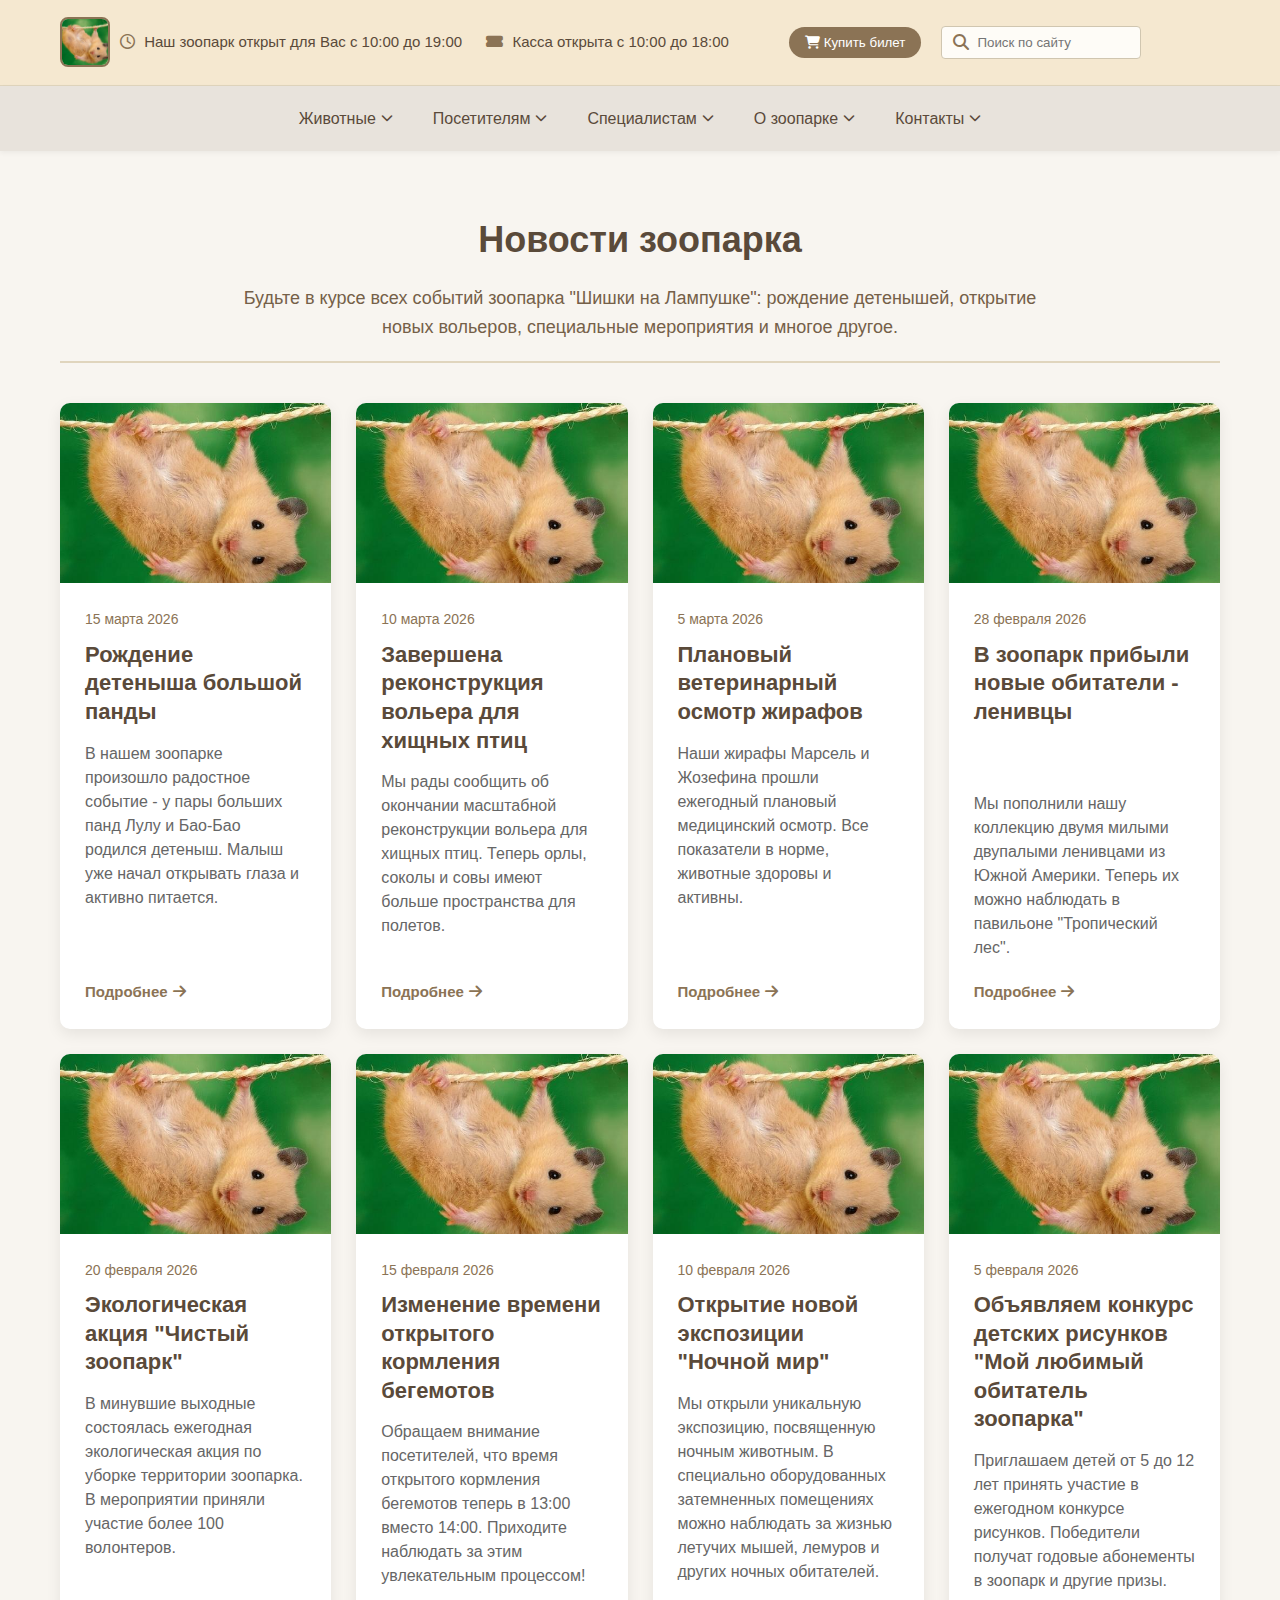
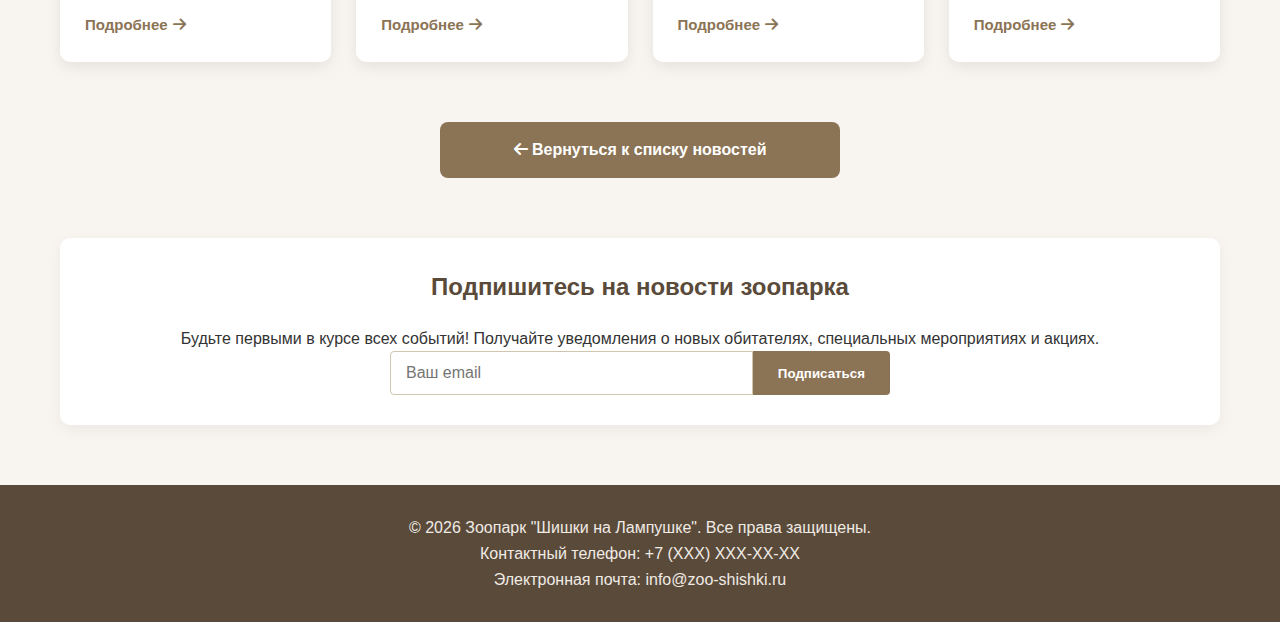
<file: mainnews.html>
<!DOCTYPE html>
<html lang="ru">
<head>
    <meta charset="UTF-8">
    <meta name="viewport" content="width=device-width, initial-scale=1.0">
    <title>Новости зоопарка "Шишки на Лампушке"</title>
    <link rel="stylesheet" href="https://cdnjs.cloudflare.com/ajax/libs/font-awesome/6.4.0/css/all.min.css">
    <link rel="stylesheet" href="css/mainnews.css">
</head>
<body>
    <!-- Верхний слой header -->
    <header class="header-top">
        <div class="header-top-container">
            <!-- Логотип - только картинка -->
            <div class="logo">
                <img src="pictures/kartinka.jpg" 
                     alt="Логотип зоопарка" class="logo-img">
            </div>
            
            <!-- Расписание прижато к логотипу -->
            <div class="schedule-container">
                <div class="schedule">
                    <span><i class="far fa-clock"></i> Наш зоопарк открыт для Вас с 10:00 до 19:00</span>
                    <span><i class="fas fa-ticket-alt"></i> Касса открыта с 10:00 до 18:00</span>
                </div>
                
                <div class="header-top-right">
                    <button class="btn-ticket"><i class="fas fa-shopping-cart"></i> Купить билет</button>
                    <div class="search-box">
                        <i class="fas fa-search"></i>
                        <input type="text" placeholder="Поиск по сайту">
                    </div>
                </div>
            </div>
        </div>
    </header>

    <!-- Нижний слой header -->
    <header class="header-bottom">
        <div class="header-bottom-container">
            <ul class="nav-menu">
                <li class="nav-item">
                    <a href="#" class="nav-link">Животные <i class="fas fa-chevron-down"></i></a>
                    <div class="dropdown-menu">
                        <a href="#" class="dropdown-item">Млекопитающие</a>
                        <a href="#" class="dropdown-item">Птицы</a>
                        <a href="#" class="dropdown-item">Рептилии</a>
                        <a href="#" class="dropdown-item">Амфибии</a>
                        <a href="#" class="dropdown-item">Рыбы</a>
                        <a href="#" class="dropdown-item">Насекомые</a>
                    </div>
                </li>
                <li class="nav-item">
                    <a href="#" class="nav-link">Посетителям <i class="fas fa-chevron-down"></i></a>
                    <div class="dropdown-menu">
                        <a href="#" class="dropdown-item">Часы работы и цены</a>
                        <a href="#" class="dropdown-item">Как добраться</a>
                        <a href="#" class="dropdown-item">Правила посещения</a>
                        <a href="#" class="dropdown-item">Экскурсии</a>
                        <a href="#" class="dropdown-item">Питание на территории</a>
                    </div>
                </li>
                <li class="nav-item">
                    <a href="#" class="nav-link">Специалистам <i class="fas fa-chevron-down"></i></a>
                    <div class="dropdown-menu">
                        <a href="#" class="dropdown-item">Научные исследования</a>
                        <a href="#" class="dropdown-item">Волонтерство</a>
                        <a href="#" class="dropdown-item">Стажировки</a>
                        <a href="#" class="dropdown-item">Конференции</a>
                    </div>
                </li>
                <li class="nav-item">
                    <a href="#" class="nav-link">О зоопарке <i class="fas fa-chevron-down"></i></a>
                    <div class="dropdown-menu">
                        <a href="#" class="dropdown-item">История зоопарка</a>
                        <a href="#" class="dropdown-item">Миссия и цели</a>
                        <a href="#" class="dropdown-item">Коллектив</a>
                        <a href="#" class="dropdown-item">Достижения</a>
                    </div>
                </li>
                <li class="nav-item">
                    <a href="#" class="nav-link">Контакты <i class="fas fa-chevron-down"></i></a>
                    <div class="dropdown-menu">
                        <a href="#" class="dropdown-item">Адрес и телефон</a>
                        <a href="#" class="dropdown-item">Обратная связь</a>
                        <a href="#" class="dropdown-item">Реквизиты</a>
                        <a href="#" class="dropdown-item">Вакансии</a>
                    </div>
                </li>
            </ul>
        </div>
    </header>
    
    <!-- Основной контент -->
    <main class="main-content">
        <!-- Заголовок страницы новостей -->
        <section class="page-header">
            <h1>Новости зоопарка</h1>
            <p>Будьте в курсе всех событий зоопарка "Шишки на Лампушке": рождение детенышей, открытие новых вольеров, специальные мероприятия и многое другое.</p>
        </section>
        
        <!-- Сетка карточек новостей -->
        <div class="news-grid">
            <!-- Карточка 1 -->
            <a href="news-detail-1.html" class="news-card-full">
                <div class="news-card-image">
                    <img src="pictures/kartinka.jpg" alt="Новый детеныш панды">
                </div>
                <div class="news-card-content">
                    <div class="news-card-date">15 марта 2026</div>
                    <h2 class="news-card-title">Рождение детеныша большой панды</h2>
                    <p class="news-card-text">В нашем зоопарке произошло радостное событие - у пары больших панд Лулу и Бао-Бао родился детеныш. Малыш уже начал открывать глаза и активно питается.</p>
                    <div class="news-card-more">Подробнее <i class="fas fa-arrow-right"></i></div>
                </div>
            </a>
            
            <!-- Карточка 2 -->
            <a href="news-detail-2.html" class="news-card-full">
                <div class="news-card-image">
                    <img src="pictures/kartinka.jpg" alt="Реконструкция вольера">
                </div>
                <div class="news-card-content">
                    <div class="news-card-date">10 марта 2026</div>
                    <h2 class="news-card-title">Завершена реконструкция вольера для хищных птиц</h2>
                    <p class="news-card-text">Мы рады сообщить об окончании масштабной реконструкции вольера для хищных птиц. Теперь орлы, соколы и совы имеют больше пространства для полетов.</p>
                    <div class="news-card-more">Подробнее <i class="fas fa-arrow-right"></i></div>
                </div>
            </a>
            
            <!-- Карточка 3 -->
            <a href="news-detail-3.html" class="news-card-full">
                <div class="news-card-image">
                    <img src="pictures/kartinka.jpg" alt="Ветеринарный осмотр">
                </div>  
                <div class="news-card-content">
                    <div class="news-card-date">5 марта 2026</div>
                    <h2 class="news-card-title">Плановый ветеринарный осмотр жирафов</h2>
                    <p class="news-card-text">Наши жирафы Марсель и Жозефина прошли ежегодный плановый медицинский осмотр. Все показатели в норме, животные здоровы и активны.</p>
                    <div class="news-card-more">Подробнее <i class="fas fa-arrow-right"></i></div>
                </div>
            </a>
            
            <!-- Карточка 4 -->
            <a href="news-detail-4.html" class="news-card-full">
                <div class="news-card-image">
                    <img src="pictures/kartinka.jpg" alt="Новый вид животных">
                </div>
                <div class="news-card-content">
                    <div class="news-card-date">28 февраля 2026</div>
                    <h2 class="news-card-title">В зоопарк прибыли новые обитатели - ленивцы</h2>
                    <p class="news-card-content">
                    <p class="news-card-text">Мы пополнили нашу коллекцию двумя милыми двупалыми ленивцами из Южной Америки. Теперь их можно наблюдать в павильоне "Тропический лес".</p>
                    <div class="news-card-more">Подробнее <i class="fas fa-arrow-right"></i></div>
                </div>
            </a>
            
            <!-- Карточка 5 -->
            <a href="news-detail-5.html" class="news-card-full">
                <div class="news-card-image">
                    <img src="pictures/kartinka.jpg" alt="Экологическая акция">
                </div>
                <div class="news-card-content">
                    <div class="news-card-date">20 февраля 2026</div>
                    <h2 class="news-card-title">Экологическая акция "Чистый зоопарк"</h2>
                    <p class="news-card-text">В минувшие выходные состоялась ежегодная экологическая акция по уборке территории зоопарка. В мероприятии приняли участие более 100 волонтеров.</p>
                    <div class="news-card-more">Подробнее <i class="fas fa-arrow-right"></i></div>
                </div>
            </a>
            
            <!-- Карточка 6 -->
            <a href="news-detail-6.html" class="news-card-full">
                <div class="news-card-image">
                    <img src="pictures/kartinka.jpg" alt="Кормление бегемотов">
                </div>
                <div class="news-card-content">
                    <div class="news-card-date">15 февраля 2026</div>
                    <h2 class="news-card-title">Изменение времени открытого кормления бегемотов</h2>
                    <p class="news-card-text">Обращаем внимание посетителей, что время открытого кормления бегемотов теперь в 13:00 вместо 14:00. Приходите наблюдать за этим увлекательным процессом!</p>
                    <div class="news-card-more">Подробнее <i class="fas fa-arrow-right"></i></div>
                </div>
            </a>
            
            <!-- Карточка 7 -->
            <a href="news-detail-7.html" class="news-card-full">
                <div class="news-card-image">
                    <img src="pictures/kartinka.jpg" alt="Новая экспозиция">
                </div>
                <div class="news-card-content">
                    <div class="news-card-date">10 февраля 2026</div>
                    <h2 class="news-card-title">Открытие новой экспозиции "Ночной мир"</h2>
                    <p class="news-card-text">Мы открыли уникальную экспозицию, посвященную ночным животным. В специально оборудованных затемненных помещениях можно наблюдать за жизнью летучих мышей, лемуров и других ночных обитателей.</p>
                    <div class="news-card-more">Подробнее <i class="fas fa-arrow-right"></i></div>
                </div>
            </a>
            
            <!-- Карточка 8 -->
            <a href="news-detail-8.html" class="news-card-full">
                <div class="news-card-image">
                    <img src="pictures/kartinka.jpg" alt="Детский конкурс">
                </div>
                <div class="news-card-content">
                    <div class="news-card-date">5 февраля 2026</div>
                    <h2 class="news-card-title">Объявляем конкурс детских рисунков "Мой любимый обитатель зоопарка"</h2>
                    <p class="news-card-text">Приглашаем детей от 5 до 12 лет принять участие в ежегодном конкурсе рисунков. Победители получат годовые абонементы в зоопарк и другие призы.</p>
                    <div class="news-card-more">Подробнее <i class="fas fa-arrow-right"></i></div>
                </div>
            </a>
        </div>
        
        <!-- Кнопка "Все новости" -->
        <a href="index.html" class="all-news-btn">                <i class="fas fa-arrow-left"></i>
                <span>Вернуться к списку новостей</span></a>
        
        <!-- Подписка на новости -->
        <section class="news-subscribe">
            <h2 class="subscribe-title">Подпишитесь на новости зоопарка</h2>
            <p>Будьте первыми в курсе всех событий! Получайте уведомления о новых обитателях, специальных мероприятиях и акциях.</p>
            <form class="subscribe-form">
                <input type="email" placeholder="Ваш email" required>
                <button type="submit">Подписаться</button>
            </form>
        </section>
    </main>
    
    <footer>
        <div class="footer-container">
            <p>© 2026 Зоопарк "Шишки на Лампушке". Все права защищены.</p>
            <p>Контактный телефон: +7 (XXX) XXX-XX-XX</p>
            <p>Электронная почта: info@zoo-shishki.ru</p>
        </div>
    </footer>
    
    <script>
        // Простой скрипт для поиска
        document.querySelector('.search-box input').addEventListener('keypress', function(e) {
            if (e.key === 'Enter') {
                alert('Поиск: ' + this.value);
                this.value = '';
            }
        });
        
        // Обработка кнопки покупки билета
        document.querySelector('.btn-ticket').addEventListener('click', function() {
            alert('Переход на страницу покупки билетов');
        });
        
        // Обработка подписки на новости
        document.querySelector('.subscribe-form').addEventListener('submit', function(e) {
            e.preventDefault();
            const email = this.querySelector('input').value;
            alert('Спасибо за подписку! На адрес ' + email + ' отправлено письмо для подтверждения.');
            this.querySelector('input').value = '';
        });
        
        // Все карточки уже являются ссылками, поэтому дополнительная обработка не нужна
        // Можно добавить анимацию при клике на карточку
        document.querySelectorAll('.news-card-full').forEach(card => {
            card.addEventListener('click', function(e) {
                // Можно добавить дополнительную анимацию перед переходом
                this.style.transform = 'scale(0.98)';
                setTimeout(() => {
                    this.style.transform = '';
                }, 150);
            });
        });
    </script>
</body>
</html>
</file>
<file: css/mainnews.css>
* {
            margin: 0;
            padding: 0;
            box-sizing: border-box;
            font-family: 'Segoe UI', Arial, sans-serif;
        }
        
        body {
            background-color: #f8f5f0;
            color: #333;
            line-height: 1.6;
        }
        
        /* Верхний слой header */
        .header-top {
            background-color: #f5e8d0;
            padding: 10px 0;
            border-bottom: 1px solid #e0d5bd;
        }
        
        .header-top-container {
            max-width: 1200px;
            margin: 0 auto;
            display: flex;
            align-items: center;
            padding: 0 20px;
        }
        
        /* Логотип - только картинка */
        .logo {
            margin-right: 10px;
            flex-shrink: 0;
        }
        
        .logo-img {
            margin-top: 7px;
            width: 50px;
            height: 50px;
            object-fit: cover;
            border-radius: 8px;
            border: 2px solid #8b7355;
        }
        
        /* Расписание прижато к логотипу */
        .schedule-container {
            display: flex;
            align-items: center;
            gap: 40px;
            flex: 1;
        }
        
        .schedule {
            font-size: 15px;
            color: #5a4a3a;
        }
        
        .schedule span {
            margin-right: 20px;
        }
        
        .schedule i {
            margin-right: 5px;
            color: #8b7355;
        }
        
        .header-top-right {
            display: flex;
            align-items: center;
            gap: 20px;
            flex-shrink: 0;
        }
        
        .btn-ticket {
            background-color: #8b7355;
            color: white;
            border: none;
            padding: 8px 16px;
            border-radius: 16px;
            font-weight: 500;
            cursor: pointer;
            transition: background-color 0.3s;
            white-space: nowrap;
        }
        
        .btn-ticket:hover {
            background-color: #756048;
        }
        
        .search-box {
            position: relative;
        }
        
        .search-box input {
            padding: 8px 12px 8px 35px;
            border: 1px solid #d0c6b0;
            border-radius: 4px;
            background-color: #fefcf7;
            width: 200px;
        }
        
        .search-box i {
            position: absolute;
            left: 12px;
            top: 50%;
            transform: translateY(-50%);
            color: #8b7355;
        }
        
        /* Нижний слой header */
        .header-bottom {
            background-color: #e8e3dc;
            padding: 15px 0;
            box-shadow: 0 2px 5px rgba(0,0,0,0.05);
        }
        
        .header-bottom-container {
            max-width: 1200px;
            margin: 0 auto;
            display: flex;
            justify-content: center;
            padding: 0 20px;
        }
        
        .nav-menu {
            display: flex;
            list-style: none;
            gap: 40px;
        }
        
        .nav-item {
            position: relative;
        }
        
        .nav-link {
            text-decoration: none;
            color: #5a4a3a;
            font-weight: 500;
            font-size: 16px;
            padding: 5px 0;
            display: flex;
            align-items: center;
            gap: 5px;
            transition: color 0.3s;
        }
        
        .nav-link:hover {
            color: #8b7355;
        }
        
        .nav-link i {
            font-size: 12px;
        }
        
        .dropdown-menu {
            position: absolute;
            top: 100%;
            left: 0;
            background-color: white;
            min-width: 200px;
            box-shadow: 0 5px 15px rgba(0,0,0,0.1);
            border-radius: 4px;
            padding: 10px 0;
            z-index: 100;
            opacity: 0;
            visibility: hidden;
            transform: translateY(10px);
            transition: all 0.3s;
        }
        
        .nav-item:hover .dropdown-menu {
            opacity: 1;
            visibility: visible;
            transform: translateY(0);
        }
        
        .dropdown-item {
            display: block;
            padding: 10px 20px;
            text-decoration: none;
            color: #5a4a3a;
            transition: background-color 0.3s;
        }
        
        .dropdown-item:hover {
            background-color: #f5f0e8;
            color: #8b7355;
        }
        
        /* Основной контент */
        .main-content {
            max-width: 1200px;
            margin: 40px auto;
            padding: 0 20px;
        }
        
        /* Заголовок страницы новостей */
        .page-header {
            text-align: center;
            margin-bottom: 40px;
            padding: 20px 0;
            border-bottom: 2px solid #e0d5bd;
        }
        
        .page-header h1 {
            font-size: 36px;
            color: #5a4a3a;
            margin-bottom: 15px;
        }
        
        .page-header p {
            font-size: 18px;
            color: #756048;
            max-width: 800px;
            margin: 0 auto;
        }
        
        /* Сетка карточек новостей - 4 столбца */
        .news-grid {
            display: grid;
            grid-template-columns: repeat(4, 1fr);
            gap: 25px;
            margin-bottom: 60px;
        }
        
        /* Карточки новостей */
        .news-card-full {
            background-color: white;
            border-radius: 10px;
            overflow: hidden;
            box-shadow: 0 5px 15px rgba(0,0,0,0.08);
            transition: all 0.3s ease;
            cursor: pointer;
            display: flex;
            flex-direction: column;
            height: 100%;
            text-decoration: none;
            color: inherit;
        }
        
        .news-card-full:hover {
            transform: translateY(-10px);
            box-shadow: 0 15px 30px rgba(0,0,0,0.15);
        }
        
        .news-card-image {
            height: 180px;
            width: 100%;
            overflow: hidden;
        }
        
        .news-card-image img {
            width: 100%;
            height: 100%;
            object-fit: cover;
            transition: transform 0.5s ease;
        }
        
        .news-card-full:hover .news-card-image img {
            transform: scale(1.05);
        }
        
        .news-card-content {
            padding: 25px;
            flex-grow: 1;
            display: flex;
            flex-direction: column;
        }
        
        .news-card-date {
            font-size: 14px;
            color: #8b7355;
            margin-bottom: 10px;
            font-weight: 500;
        }
        
        .news-card-title {
            font-size: 22px;
            color: #5a4a3a;
            margin-bottom: 15px;
            line-height: 1.3;
            font-weight: 700;
        }
        
        .news-card-text {
            font-size: 16px;
            color: #666;
            line-height: 1.5;
            margin-bottom: 20px;
            flex-grow: 1;
        }
        
        .news-card-more {
            color: #8b7355;
            font-weight: 600;
            font-size: 15px;
            margin-top: auto;
            display: flex;
            align-items: center;
            gap: 5px;
        }
        
        .news-card-more i {
            transition: transform 0.3s;
        }
        
        .news-card-full:hover .news-card-more i {
            transform: translateX(5px);
        }
        
        /* Кнопка "Все новости" */
        .all-news-btn {
            display: block;
            width: 400px;
            margin: 40px auto 60px;
            padding: 15px 30px;
            background-color: #8b7355;
            color: white;
            text-align: center;
            text-decoration: none;
            border-radius: 8px;
            font-weight: 600;
            font-size: 16px;
            transition: background-color 0.3s;
        }
        
        .all-news-btn:hover {
            background-color: #756048;
        }
        
        /* Подписка на новости */
        .news-subscribe {
            background-color: white;
            border-radius: 10px;
            padding: 30px;
            box-shadow: 0 5px 15px rgba(0,0,0,0.05);
            margin-top: 40px;
            text-align: center;
        }
        
        .subscribe-title {
            font-size: 24px;
            color: #5a4a3a;
            margin-bottom: 20px;
            font-weight: 600;
        }
        
        .subscribe-form {
            display: flex;
            max-width: 500px;
            margin: 0 auto;
        }
        
        .subscribe-form input {
            flex-grow: 1;
            padding: 12px 15px;
            border: 1px solid #d0c6b0;
            border-radius: 4px 0 0 4px;
            font-size: 16px;
        }
        
        .subscribe-form button {
            background-color: #8b7355;
            color: white;
            border: none;
            padding: 0 25px;
            border-radius: 0 4px 4px 0;
            font-weight: 600;
            cursor: pointer;
            transition: background-color 0.3s;
        }
        
        .subscribe-form button:hover {
            background-color: #756048;
        }
        
        footer {
            background-color: #5a4a3a;
            color: #f0ebe5;
            padding: 30px 0;
            text-align: center;
            margin-top: 60px;
        }
        
        .footer-container {
            max-width: 1200px;
            margin: 0 auto;
            padding: 0 20px;
        }
        
        /* Адаптивность */
        @media (max-width: 1100px) {
            .news-grid {
                grid-template-columns: repeat(3, 1fr);
            }
        }
        
        @media (max-width: 850px) {
            .news-grid {
                grid-template-columns: repeat(2, 1fr);
            }
        }
        
        @media (max-width: 768px) {
            .header-top-container {
                flex-direction: column;
                gap: 15px;
            }
            
            .logo {
                margin-right: 0;
                margin-bottom: 10px;
            }
            
            .schedule-container {
                flex-direction: column;
                gap: 10px;
                text-align: center;
                width: 100%;
            }
            
            .schedule span {
                display: block;
                margin-right: 0;
                margin-bottom: 5px;
            }
            
            .nav-menu {
                flex-wrap: wrap;
                gap: 20px;
                justify-content: center;
            }
            
            .search-box input {
                width: 180px;
            }
            
            .subscribe-form {
                flex-direction: column;
                gap: 10px;
            }
            
            .subscribe-form input,
            .subscribe-form button {
                border-radius: 4px;
                width: 100%;
            }
        }
        
        @media (max-width: 600px) {
            .news-grid {
                grid-template-columns: 1fr;
            }
            
            .page-header h1 {
                font-size: 28px;
            }
            
            .page-header p {
                font-size: 16px;
            }
        }
        
        @media (max-width: 480px) {
            .header-top-right {
                flex-direction: column;
                gap: 10px;
                width: 100%;
            }
            
            .search-box input {
                width: 100%;
            }
            
            .news-card-title {
                font-size: 20px;
            }
        }
</file>
